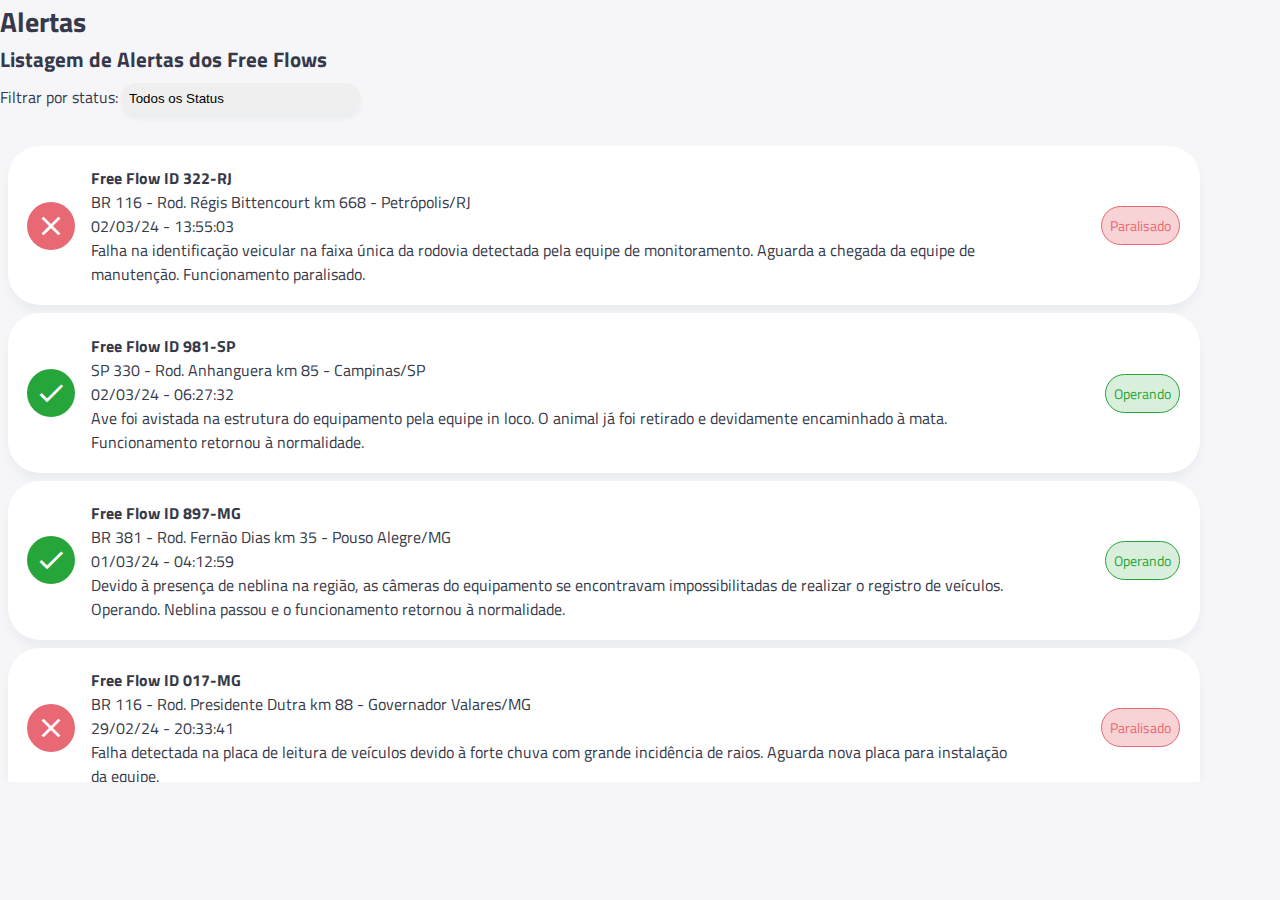
<file: src/pages/alerts.html>
<!DOCTYPE html>
<html lang="pt-BR">
	<head>
		<meta charset="UTF-8" />
		<meta name="viewport" content="width=device-width, initial-scale=1.0" />
		<title></title>
		<link
			href="https://fonts.googleapis.com/icon?family=Material+Icons+Sharp"
			rel="stylesheet"
		/>
		<link rel="stylesheet" href="../styles/alerts.css" />
		<link rel="stylesheet" href="../styles/index.css" />
		<script type="text/javascript" src="../js/alerts.js"></script>
	</head>
	<body>
		<h1 class="tecsidel-alerts-h1">Alertas</h1>
		<div class="tecsidel-alerts">
			<h2 class="tecsidel-alerts-h2">Listagem de Alertas dos Free Flows</h2>

			<label class="tecsidel-alerts-select-label">Filtrar por status:</label>
			<select id="tecsidel-alerts-select-status">
				<option value="">Todos os Status</option>
				<option value="Manutenção">Manutenção</option>
				<option value="Operando">Operando</option>
				<option value="Paralisado">Paralisado</option>
			</select>

			<div class="tecsidel-alerts-card-height">
				<div class="tecsidel-alerts-card-overflow">
					<div class="tecsidel-alerts-card">
						<ul class="tecsidel-alerts-card-alert"></ul>
					</div>
				</div>
			</div>
		</div>
	</body>
</html>
</file>
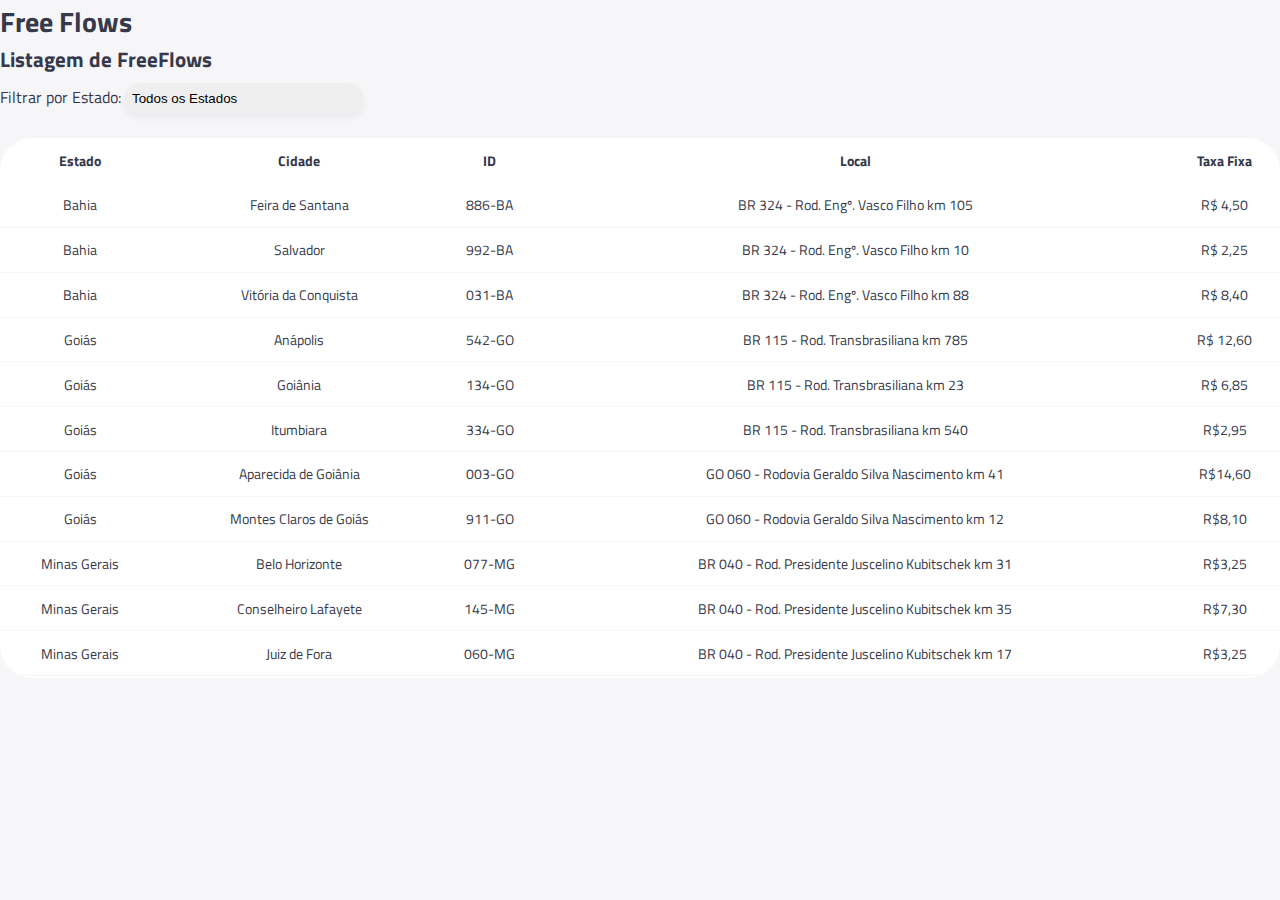
<file: src/pages/freeFlow.html>
<!DOCTYPE html>
<html lang="pt-BR">
	<head>
		<meta charset="UTF-8" />
		<meta name="viewport" content="width=device-width, initial-scale=1.0" />
		<title></title>
		<link
			href="https://fonts.googleapis.com/icon?family=Material+Icons+Sharp"
			rel="stylesheet"
		/>
		<link rel="stylesheet" href="../styles/freeFlow.css" />
		<link rel="stylesheet" href="../styles/index.css" />
	</head>
	<body>
		<h1 class="tecsidel-freeFlow-h1">Free Flows</h1>
		<div class="tecsidel-freeFlow">
			<h2 class="tecsidel-freeFlow-h2">Listagem de FreeFlows</h2>

			<label for="tecsidel-freeFlow-label" class="tecsidel-freeFlow-label"
				>Filtrar por Estado:</label
			>
			<select id="tecsidel-freeFlow-select-states">
				<option value="">Todos os Estados</option>
				<option value="Bahia">Bahia</option>
				<option value="Goiás">Goiás</option>
				<option value="Minas Gerais">Minas Gerais</option>
				<option value="Rio de Janeiro">Rio de Janeiro</option>
				<option value="São Paulo">São Paulo</option>
			</select>

			<div class="tecsidel-freeFlow-table-overflow">
				<div class="tecsidel-freeFlow-table">
					<table id="tecsidel-freeFlow-table-list">
						<thead>
							<tr>
								<th>Estado</th>
								<th>Cidade</th>
								<th>ID</th>
								<th>Local</th>
								<th>Taxa Fixa</th>
							</tr>
						</thead>
						<tbody></tbody>
					</table>
				</div>
			</div>
		</div>
		<script src="../js/freeFlow.js"></script>
	</body>
</html>
</file>
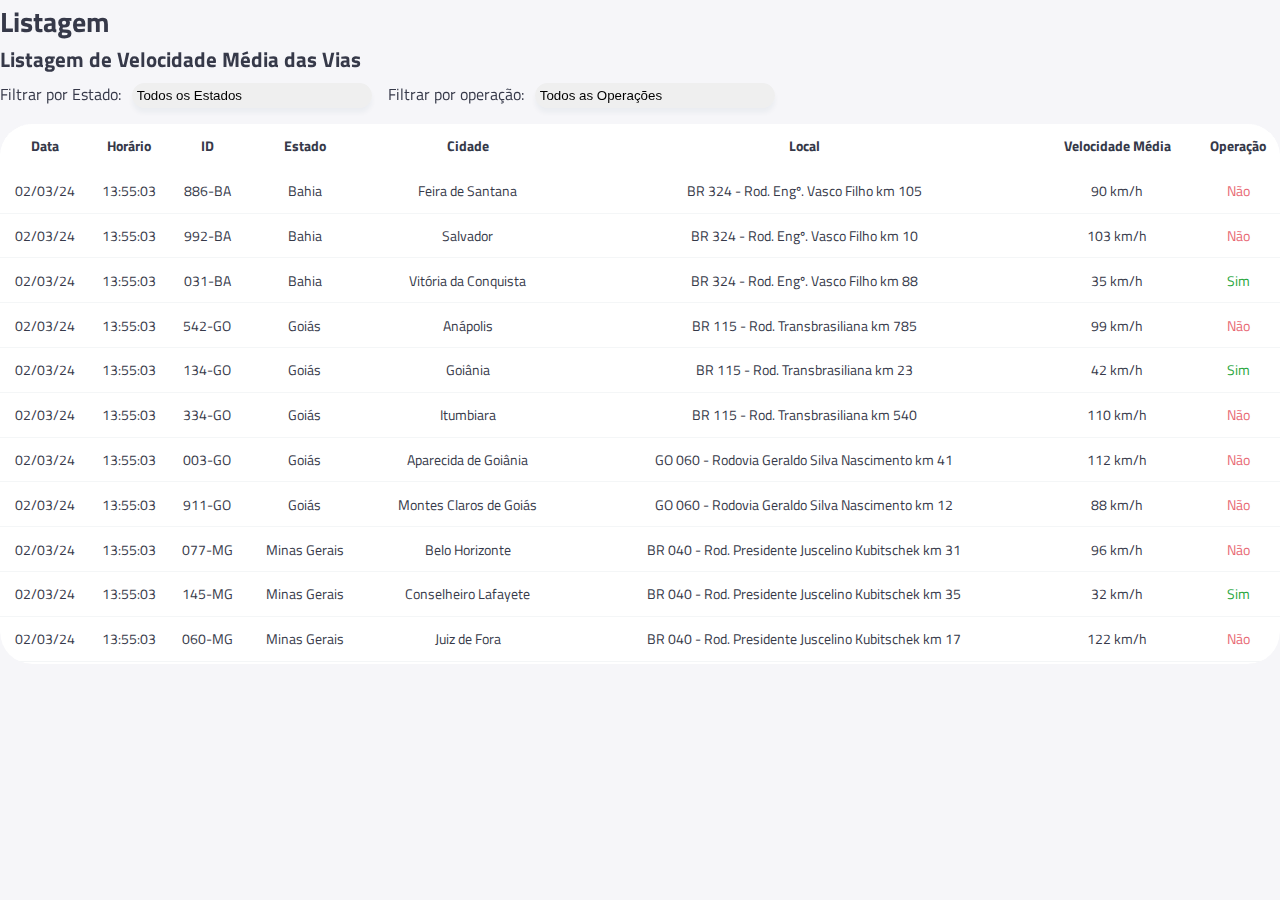
<file: src/pages/speed.html>
<!DOCTYPE html>
<html lang="pt-BR">
	<head>
		<meta charset="UTF-8" />
		<meta name="viewport" content="width=device-width, initial-scale=1.0" />
		<title></title>
		<link
			href="https://fonts.googleapis.com/icon?family=Material+Icons+Sharp"
			rel="stylesheet"
		/>
		<link rel="stylesheet" href="../styles/speed.css" />
		<link rel="stylesheet" href="../styles/index.css" />
	</head>
	<body>
		<h1 class="tecsidel-speed-h1">Listagem</h1>
		<div class="tecsidel-speed">
			<h2 class="tecsidel-speed-h2">Listagem de Velocidade Média das Vias</h2>

			<div class="tecsidel-speed-select">
				<div class="tecsidel-speed-select-left">
					<label for="tecsidel-speed-label" class="tecsidel-speed-label"
						>Filtrar por Estado:</label
					>
					<select id="tecsidel-speed-select-states">
						<option value="">Todos os Estados</option>
						<option value="Bahia">Bahia</option>
						<option value="Goiás">Goiás</option>
						<option value="Minas Gerais">Minas Gerais</option>
						<option value="Rio de Janeiro">Rio de Janeiro</option>
						<option value="São Paulo">São Paulo</option>
					</select>
				</div>
				<div class="tecsidel-speed-select-right">
					<label for="tecsidel-speed-label" class="tecsidel-speed-label"
						>Filtrar por operação:</label
					>
					<select id="tecsidel-speed-select-operation">
						<option value="">Todos as Operações</option>
						<option value="Sim">Sim</option>
						<option value="Não">Não</option>
					</select>
				</div>
			</div>

			<div class="tecsidel-speed-table-overflow">
				<div class="tecsidel-speed-table">
					<table id="tecsidel-speed-table-list">
						<thead>
							<tr>
								<th>Data</th>
								<th>Horário</th>
								<th>ID</th>
								<th>Estado</th>
								<th>Cidade</th>
								<th>Local</th>
								<th>Velocidade Média</th>
								<th>Operação</th>
							</tr>
						</thead>
						<tbody></tbody>
					</table>
				</div>
			</div>
		</div>

		<script src="../js/speedUpdates.js"></script>
		<script src="../js/speed.js"></script>
	</body>
</html>
</file>
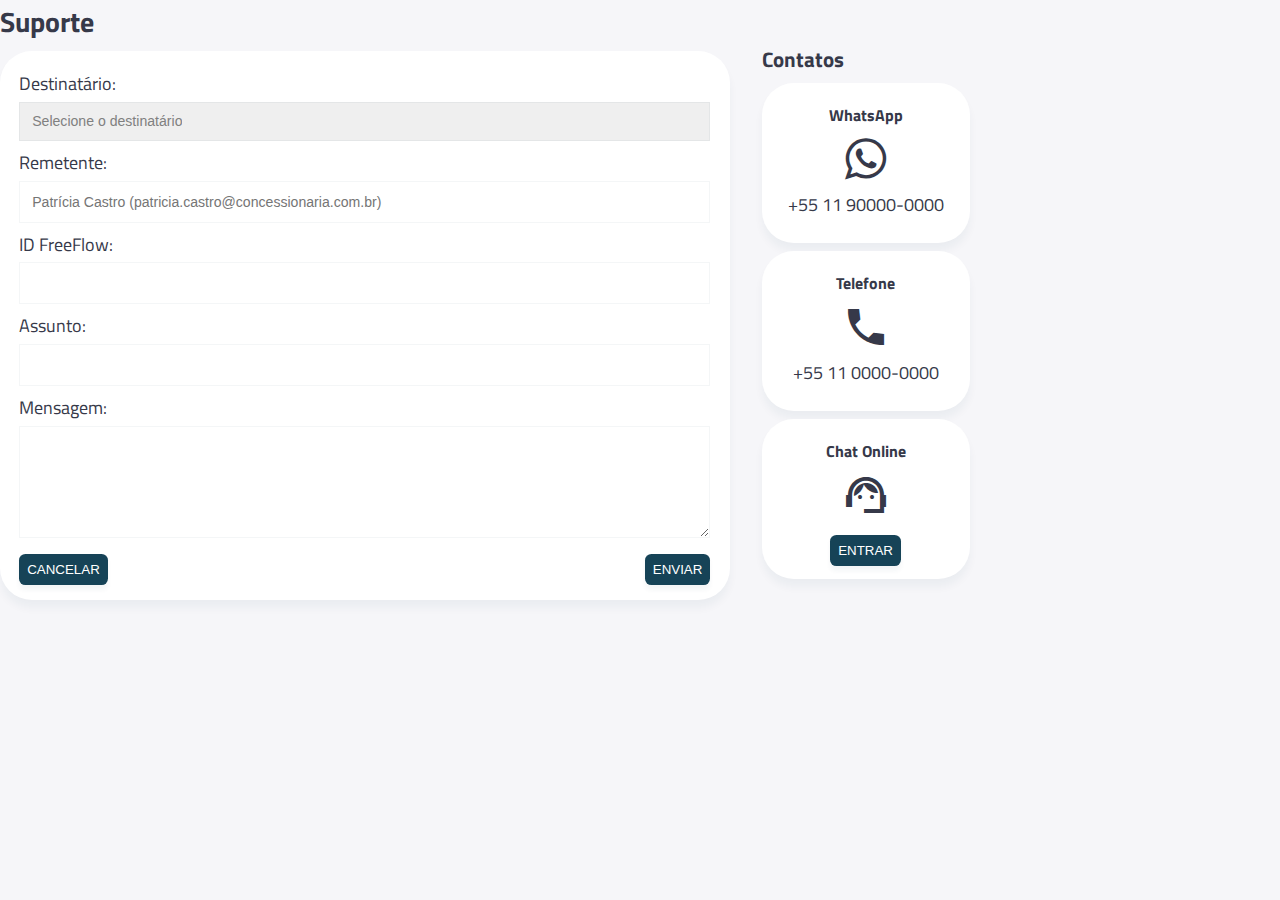
<file: src/pages/support.html>
<!DOCTYPE html>
<html lang="pt-BR">
	<head>
		<meta charset="UTF-8" />
		<meta name="viewport" content="width=device-width, initial-scale=1.0" />
		<title></title>
		<link
			href="https://fonts.googleapis.com/icon?family=Material+Icons+Sharp"
			rel="stylesheet"
		/>
		<link
			rel="stylesheet"
			href="https://cdnjs.cloudflare.com/ajax/libs/font-awesome/4.7.0/css/font-awesome.min.css"
		/>
		<link rel="stylesheet" href="../styles/index.css" />
		<link rel="stylesheet" href="../styles/support.css" />
	</head>
	<body>
		<h1 class="tecsidel-support-h1">Suporte</h1>
		<div class="tecsidel-support">
			<div class="tecsidel-support-message">
				<div class="tecsidel-support-message-card">
					<div class="tecsidel-support-message-card-input">
						<div class="tecsidel-support-message-card-input-recipient">
							<label class="tecsidel-support-message-card-input-label"
								>Destinatário:</label
							>
							<select id="tecsidel-support-message-card-select">
								<option value="Destinatário">Selecione o destinatário</option>
								<option value="Tecsidel Administração">
									Tecsidel Administração
								</option>
								<option value="Tecsidel Geral">Tecsidel Geral</option>
								<option value="Tecsidel Manutenção Câmeras">
									Tecsidel Manutenção Câmeras
								</option>
								<option value="Tecsidel Manutenção Estrutura">
									Tecsidel Manutenção Estrutura
								</option>
								<option value="Tecsidel Via">Tecsidel Via</option>
								<option value="Tecsidel TI">Tecsidel TI</option>
							</select>
						</div>
						<div class="tecsidel-support-message-card-input-sender">
							<label class="tecsidel-support-message-card-input-label"
								>Remetente:</label
							>
							<input
								type="text"
								placeholder="Patrícia Castro (patricia.castro@concessionaria.com.br)"
							/>
						</div>

						<div class="tecsidel-support-message-card-input-id">
							<label class="tecsidel-support-message-card-input-label"
								>ID FreeFlow:</label
							>
							<input type="text" />
						</div>
						<div class="tecsidel-support-message-card-input-subject">
							<label class="tecsidel-support-message-card-input-label"
								>Assunto:</label
							>
							<input type="text" />
						</div>
					</div>
					<div class="tecsidel-support-message-card-input-message">
						<label class="tecsidel-support-message-card-input-label"
							>Mensagem:</label
						>
						<textarea></textarea>
					</div>
					<div class="tecsidel-support-message-card-button-div">
						<button class="tecsidel-support-message-card-button">
							CANCELAR
						</button>
						<button class="tecsidel-support-message-card-button">ENVIAR</button>
					</div>
				</div>
			</div>
			<div class="tecsidel-support-contacts">
				<h2 class="tecsidel-support-contacts-title">Contatos</h2>
				<div class="tecsidel-support-contacts-card">
					<div class="tecsidel-support-contacts-card-whatsapp">
						<h3 class="tecsidel-suppoort-contacts-card-title">WhatsApp</h3>
						<i
							class="fa tecsidel-support-contacts-card-whatsapp-icon tecsidel-support-contacts-card-icon"
							>&#xf232;</i
						>
						<p class="tecsidel-support-contacts-card-number">
							+55 11 90000-0000
						</p>
					</div>
					<div class="tecsidel-support-contacts-card-phone">
						<h3 class="tecsidel-suppoort-contacts-card-title">Telefone</h3>
						<span
							class="material-icons-sharp tecsidel-support-contacts-card-icon"
							>call</span
						>
						<p class="tecsidel-support-contacts-card-number">
							+55 11 0000-0000
						</p>
					</div>
					<div class="tecsidel-support-contacts-card-chat">
						<h3 class="tecsidel-suppoort-contacts-card-title">Chat Online</h3>
						<span
							class="material-icons-sharp tecsidel-support-contacts-card-icon"
							>support_agent</span
						>
						<button class="tecsidel-support-message-card-button">ENTRAR</button>
					</div>
				</div>
			</div>
		</div>
	</body>
</html>
</file>
<file: src/styles/alerts.css>
select {
	width: 15rem;
	padding: 0.5rem;
	margin: 0.5rem 1rem 1.5rem 0;
	border-radius: var(--card-border-radius);
	box-shadow: 0 0.3rem 0.3rem var(--color-light);
	transition: all 300ms ease;
}

select:hover {
	box-shadow: none;
}

.tecsidel-alerts-select-label {
	font-size: 1rem;
	margin-bottom: 2rem;
}

.tecsidel-alerts-card-height {
	height: calc(100vh - 50rem);
}

.tecsidel-alerts-card-overflow {
	overflow: auto;
	height: calc(100vh - 16rem);
}

.tecsidel-alerts-card {
	overflow: auto;
	width: 95%;
	height: 100%;
}

li {
	display: grid;
	grid-template-columns: auto 1fr auto;
	align-items: center;
	background: var(--color-white);
	padding: var(--card-padding);
	border-radius: var(--card-border-radius);
	box-shadow: var(--box-shadow);
	transition: all 300ms ease;
	margin: 0.5rem;
	width: 100%;
}

li:hover {
	box-shadow: none;
}

.tecsidel-alerts-card-info-icon {
	margin-right: 1rem;
}

label {
	font-size: 1.1rem;
	margin-top: 2rem;
}

.tecsidel-card {
	border: solid 1px;
	border-radius: 2rem;
	padding: 0.5rem;
}

.icon-success {
	padding: 0.5rem;
	border-radius: 50%;
	font-size: 2rem;
	background: var(--color-success);
	color: var(--color-white);
}

.icon-warning {
	padding: 0.5rem;
	border-radius: 50%;
	font-size: 2rem;
	background: var(--color-warning);
	color: var(--color-white);
}

.icon-danger {
	padding: 0.5rem;
	border-radius: 50%;
	font-size: 2rem;
	background: var(--color-danger);
	color: var(--color-white);
}

.tecsidel-alerts-card-alert {
	width: 98%;
}

.tecsidel-alerts-card-status {
	display: flex;
	justify-content: center;
	flex-direction: column;
	align-items: center;
}

.tecsidel-alerts-card-info {
	margin-right: 5rem;
}

.tecsidel-alerts-card-info-paragraph {
	font-size: 1rem;
}

.tecsidel-alerts-card-button a {
	display: flex;
	align-items: center;
	justify-content: center;
	padding: 0.5rem;
	width: 100%;
	cursor: pointer;
	border-radius: var(--border-radius-1);
	transition: all 300ms ease;
	background: var(--color-primary);
	color: var(--color-white);
	box-shadow: 0 0.3rem 0.3rem var(--color-light);
	margin-top: 0.5rem;
}

.tecsidel-alerts-card-button a:hover {
	background: var(--color-primary-transparent);
}

.tecsidel-alerts-card-button .material-icons-sharp {
	margin: 0 0 0 0.5rem;
	font-size: 1rem;
}

/**************************************** TABLET STYLE ****************************************/
@media only screen and (max-width: 768px) {
	.tecsidel-alerts-card-overflow {
		overflow: auto;
		height: calc(100vh - 12rem);
	}
}

/**************************************** MOBILE STYLE ****************************************/
@media only screen and (max-width: 480px) {
	.tecsidel-alerts,
	.tecsidel-alerts-h1 {
		margin: 0 0.5rem 0 0.5rem;
	}

	.tecsidel-alerts-h1 {
		font-size: 1.3rem;
	}

	.tecsidel-alerts-h2 {
		font-size: 1.1rem;
	}

	select {
		width: 8rem;
		margin-bottom: 0rem;
	}

	.tecsidel-alerts-select-label {
		font-size: 0.88rem;
	}

	.tecsidel-alerts-card {
		width: 98%;
		height: 32rem;
	}

	.tecsidel-alerts-card-alert {
		height: 32vh;
	}

	.tecsidel-alerts-card-info {
		margin-right: 0rem;
	}

	li {
		width: 21.5rem;
		grid-template-columns: 2rem 19rem;
		overflow: visible;
	}

	.tecsidel-alerts-card-info-message {
		width: 16rem;
	}

	.tecsidel-alerts-card-info-paragraph {
		font-size: 0.8rem;
		width: 18rem;
	}

	.icon-success,
	.icon-warning,
	.icon-danger {
		font-size: 1rem;
		width: 1.7rem;
		padding: 0.3rem;
	}

	.tecsidel-alerts-card-status {
		display: none;
	}
}
</file>
<file: src/styles/index.css>
@import url('https://fonts.googleapis.com/css2?family=Titillium+Web:wght@200;300;400;600;700&display=swap');

:root {
    --color-primary: #164357;
    --color-primary-transparent: #164357ac;
    --color-danger: #e86873;
    --color-danger-transparent: #e868734a;
    --color-success: #25a53a;
    --color-success-transparent: #25a53a2d;
    --color-warning: #ff9355;
    --color-warning-transparent: #ff935540;
    --color-white: #ffffff;
    --color-dark: #363949;
    --color-gray: #7d8da1;
    --color-gray-select: #808080;
    --color-light: #1643570c;
    --color-background: #f6f6f9;

    --card-border-radius: 2rem;
    --border-radius-1: 0.4rem;
    --border-radius-2: 0.8rem;
    --border-radius-3: 1.4rem;

    --card-padding: 1.2rem;
    --padding-1: 1.2rem;

    --box-shadow: 0 0.5rem 0.5rem var(--color-light);
}

* {
    margin: 0;
    padding: 0;
    outline: 0;
    appearance: none;
    border: 0;
    text-decoration: none;
    list-style: none;
    box-sizing: border-box;
}

body {
    width: 100vw;
    height: 100vh;
    font-family: 'Titillium Web', sans-serif;
    font-size: 0.88rem;
    user-select: none;
    overflow-x: hidden;
    background: var(--color-background);
    color: var(--color-dark);
    overflow: hidden;
}

p {
    font-size: 0.75rem;
}

.tecsidel-main-container {
    height: 100%;
    width: 100%;
}

.danger {
    color: var(--color-danger);
}

.danger-card {
    color: var(--color-danger);
    background: var(--color-danger-transparent);
    border: 1px solid var(--color-danger);
    border-radius: var(--card-border-radius);
    padding: 0.5rem;
}

.danger-icon {
    background: var(--color-danger);
}

.success {
    color: var(--color-success);
}

.success-card {
    color: var(--color-success);
    background: var(--color-success-transparent);
    border: 1px solid var(--color-success);
    border-radius: var(--card-border-radius);
    padding: 0.5rem;
}

.success-icon {
    background: var(--color-success);
}

.warning {
    color: var(--color-warning);
}

.warning-card {
    color: var(--color-warning);
    background: var(--color-warning-transparent);
    border: 1px solid var(--color-warning);
    border-radius: var(--card-border-radius);
    padding: 0.5rem;
}

.tecisdel-sidebar-main-column-display {
    display: flex;
}

/**************************************** TOPBAR ****************************************/
.tecsidel-topbar {
    display: flex;
    align-items: center;
    justify-content: space-between;
    padding: 1rem 1rem 0 1rem;
    margin-bottom: 1rem;
    background: var(--color-white);
}

.tecsidel-topbar-logo img {
    width: 12rem;
    height: 2.2rem;
}

.tecsidel-topbar-profile {
    display: flex;
    gap: 1rem;
}

.tecsidel-topbar-profile-picture {
    width: 2.8rem;
    height: 2.8rem;
    border-radius: 50%;
    overflow: hidden;
}

.tecsidel-topbar-profile-picture img {
    width: 2.8rem;
    height: 2.5rem;
}

/**************************************** SIDEBAR ****************************************/
.tecsidel-sidebar {
    display: flex;
    flex-direction: column;
    position: relative;
    margin: 0.5rem 3rem 0 1rem;
    width: 13rem;
}

.tecsidel-dashboard-icon-menu {
    display: none;
}

.tecsidel-sidebar-item {
    display: flex;
    margin-bottom: 1rem;
    gap: 1rem;
    align-items: center;
    position: relative;
    height: 3.5rem;
    transition: all 300ms ease;
    color: var(--color-gray);
    cursor: pointer;
    width: 10rem;
}

.tecsidel-sidebar-item:hover {
    color: var(--color-primary);
}

.tecsidel-sidebar a.active {
    background: var(--color-light);
    color: var(--color-primary);
    margin-left: 0;
}

.tecsidel-sidebar a.active:before {
    content: '';
    width: 0.375rem;
    height: 100%;
    background: var(--color-primary);
}

.tecsidel-sidebar-item span {
    transition: all 300ms ease;
}

.tecsidel-sidebar-item.active span {
    color: var(--color-primary);
    margin-left: cal(1rem - 0.188rem);
}

/**************************************** TABLET STYLE ****************************************/
@media only screen and (max-width: 768px) {
    .tecsidel-sidebar {
        margin-right: 1rem;
    }
    .tecsidel-sidebar-item {
        margin-left: 0;
    }
}

/**************************************** MOBILE STYLE ****************************************/
@media only screen and (max-width: 480px) {
    .tecsidel-topbar {
        display: none;
    }

    .tecsidel-dashboard-icon-menu {
        display: flex;
        cursor: pointer;
    }

    .tecsidel-sidebar {
        display: none;
        position: fixed;
        top: 0;
        left: 0;
        background: var(--color-white);
        margin: 1.6rem 0 0 0;
        box-shadow: var(--box-shadow);
        width: 10rem;
    }

    .tecsidel-index-sidebar-icon {
        display: none;
    }

    .tecsidel-index-sidebar-title {
        font-size: 0.88rem;
        margin-left: 0.5rem;
    }

    .tecsidel-sidebar-item {
        height: 2.5rem;
    }

    .tecsidel-sidebar.open {
        display: block;
    }
}
</file>
<file: src/styles/freeFlow.css>
select {
    width: 15rem;
    padding: 0.5rem;
    margin: 0.5rem 1rem 1.5rem 0;
    border-radius: var(--card-border-radius);
    box-shadow: 0 0.3rem 0.3rem var(--color-light);
    transition: all 300ms ease;
}

select:hover {
    box-shadow: none;
}

.tecsidel-freeFlow-label {
    font-size: 1rem;
    margin-bottom: 2rem;
}

.tecsidel-freeFlow-table-overflow {
    overflow: hidden;
    border-radius: var(--card-border-radius);
    max-width: 90rem;
}

.tecsidel-freeFlow-table {
    overflow-x: auto;
    border-radius: var(--card-border-radius);
    height: 60vh;
    width: 100%;
    overflow-y: auto;
}

.tecsidel-fleeFlow-table table {
    width: 100%;
    border-collapse: collapse;
}

#tecsidel-freeFlow-table-list {
    border-collapse: collapse;
    width: 100%;
    background-color: var(--color-white);
    padding: 2rem;
    text-align: center;
}

#tecsidel-freeFlow-table-list th,
#tecsidel-freeFlow-table-list td {
    height: 2.8rem;
}

#tecsidel-freeFlow-table-list td {
    border-bottom: 0.063rem solid var(--color-light);
}

#tecsidel-freeFlow-table-list th {
    position: sticky;
    top: 0;
    background-color: var(--color-white);
}

#tecsidel-freeFlow-table-list tr {
    border-radius: var(--card-border-radius);
}

/**************************************** TABLET STYLE ****************************************/
@media only screen and (max-width: 768px) {
    .tecsidel-freeFlow-h1 {
        font-size: 1.4rem;
    }

    .tecsidel-freeFlow-h2 {
        font-size: 1.2rem;
    }

    .tecsidel-freeFlow-table-overflow {
        width: 98%;
    }

    #tecsidel-freeFlow-table-list th,
    #tecsidel-freeFlow-table-list td {
        height: 2.2rem;
    }
}

/**************************************** MOBILE STYLE ****************************************/
@media only screen and (max-width: 480px) {
    .tecsidel-freeFlow-h1,
    .tecsidel-freeFlow {
        margin: 0 0.5rem 0 0.5rem;
    }

    .tecsidel-freeFlow-h1 {
        font-size: 1.3rem;
    }

    .tecsidel-freeFlow-h2 {
        font-size: 1.1rem;
    }

    select {
        width: 8rem;
    }

    .tecsidel-freeFlow-table {
        width: 100%;
        border-radius: var(--card-border-radius);
        height: 53vh;
    }

    .tecsidel-freeFlow-label {
        font-size: 0.88rem;
    }

    .tecsidel-speed-table {
        height: 41vh;
    }

    #tecsidel-freeFlow-table-list th,
    #tecsidel-freeFlow-table-list td {
        height: 1.8rem;
        font-size: 0.8rem;
    }
}
</file>
<file: src/styles/speed.css>
.tecsidel-speed-select-left {
    margin-bottom: 0rem;
}

.tecsidel-speed-select {
    display: flex;
}

select {
    width: 15rem;
    padding: 0.3rem;
    margin: 0.5rem 1rem 1rem 0.5rem;
    border-radius: var(--card-border-radius);
    box-shadow: 0 0.3rem 0.3rem var(--color-light);
    transition: all 300ms ease;
    cursor: pointer;
}

select:hover {
    box-shadow: none;
}

.tecsidel-speed-label {
    font-size: 1rem;
    margin-bottom: 2rem;
}

.tecsidel-speed-table-overflow {
    overflow: hidden;
    border-radius: var(--card-border-radius);
    max-width: 90rem;
}

.tecsidel-speed-table {
    overflow-x: auto;
    border-radius: var(--card-border-radius);
    height: 60vh;
    overflow-y: auto;
}

.tecsidel-speed-table table {
    width: 100%;
    border-collapse: collapse;
}

#tecsidel-speed-select-states {
    margin-bottom: 0rem;
}

#tecsidel-speed-table-list {
    border-collapse: collapse;
    background-color: var(--color-white);
    padding: 2rem;
    text-align: center;
}

#tecsidel-speed-table-list th,
#tecsidel-speed-table-list td {
    height: 2.8rem;
}

#tecsidel-speed-table-list td {
    border-bottom: 0.063rem solid var(--color-light);
}

#tecsidel-speed-table-list th {
    position: sticky;
    top: 0;
    background-color: var(--color-white);
}

#tecsidel-speed-table-list tr {
    border-radius: var(--card-border-radius);
}

/**************************************** TABLET STYLE ****************************************/
@media only screen and (max-width: 768px) {
    .tecsidel-speed-h1 {
        font-size: 1.4rem;
    }

    .tecsidel-speed-h2 {
        font-size: 1.2rem;
    }

    select {
        width: 16rem;
    }

    .tecsidel-speed-table-overflow {
        width: 100%;
    }

    #tecsidel-speed-table-list th,
    #tecsidel-speed-table-list td {
        height: 2.8rem;
    }
}

/**************************************** MOBILE STYLE ****************************************/
@media only screen and (max-width: 480px) {
    .tecsidel-speed-h1,
    .tecsidel-speed {
        margin: 0 1rem 0 1rem;
    }

    .tecsidel-speed-h1 {
        font-size: 1.3rem;
    }

    .tecsidel-speed-h2 {
        font-size: 1.1rem;
    }

    select {
        width: 8.5rem;
    }

    .tecsidel-speed-select {
        flex-direction: column;
    }

    .tecsidel-speed-label {
        font-size: 0.88rem;
    }

    .tecsidel-speed-table {
        height: 50vh;
    }

    #tecsidel-speed-table-list th,
    #tecsidel-speed-table-list td {
        width: calc(100% / 8);
        font-size: 0.8rem;
    }
}
</file>
<file: src/styles/support.css>
.tecsidel-support {
    display: flex;
}

.tecsidel-support-message-card {
    padding: var(--card-padding);
    border-radius: var(--card-border-radius);
    margin-top: 0.5rem;
    box-shadow: var(--box-shadow);
    transition: all 300ms ease;
    background: var(--color-white);
    width: max-content;
    height: 61vh;
}

.tecsidel-support-message-card:hover {
    box-shadow: none;
}

.tecsidel-support-message-card-input-label,
.tecsidel-support-contacts-card-number {
    font-size: 1.1rem;
}

.tecsidel-support-message-card-input-label {
    margin-bottom: 0.5rem;
}

input,
textarea,
select {
    display: flex;
    flex-direction: column;
    min-width: 54vw;
    border: 1px solid var(--color-light);
    line-height: 0.8rem;
    padding: 0.75rem;
    font-size: 0.88rem;
    font-family: 'Roboto', sans-serif;
    margin: 0.3rem 0 0.5rem 0;
}

input:focus,
textarea:focus,
select:focus {
    border: 1px solid var(--color-primary);
}

select {
    color: var(--color-gray-select);
}

textarea {
    height: 7rem;
}

.tecsidel-support-message-card-button-div {
    display: flex;
    justify-content: space-between;
}

.tecsidel-support-message-card-button {
    display: flex;
    align-items: center;
    justify-content: center;
    padding: 0.5rem;
    width: max-content;
    cursor: pointer;
    border-radius: var(--border-radius-1);
    transition: all 300ms ease;
    background: var(--color-primary);
    color: var(--color-white);
    box-shadow: 0 0.3rem 0.3rem var(--color-light);
    margin-top: 0.5rem;
}

.tecsidel-support-message-card-button:hover {
    background: var(--color-primary-transparent);
}

.tecsidel-support-contacts {
    padding-left: 2rem;
}

.tecsidel-support-contacts-card {
    display: flex;
    flex-direction: column;
}

.tecsidel-support-contacts-card-whatsapp,
.tecsidel-support-contacts-card-phone,
.tecsidel-support-contacts-card-chat {
    display: flex;
    align-items: center;
    flex-direction: column;
    padding: var(--card-padding);
    border-radius: var(--card-border-radius);
    margin-top: 0.5rem;
    box-shadow: var(--box-shadow);
    transition: all 300ms ease;
    background: var(--color-white);
    width: 13rem;
    height: 10rem;
    gap: 0.5rem;
}

.tecsidel-support-contacts-card-whatsapp-icon,
.material-icons-sharp {
    font-size: 3rem;
}

/**************************************** TABLET STYLE ****************************************/
@media only screen and (max-width: 768px) {
    .tecsidel-support {
        display: grid;
    }

    .tecsidel-support-h1 {
        font-size: 1.4rem;
    }

    .tecsidel-support-h2 {
        font-size: 1.2rem;
    }

    input,
    textarea,
    select {
        width: 31rem;
    }

    textarea {
        height: 10rem;
    }

    .tecsidel-support-contacts-title {
        display: none;
    }

    .tecsidel-support-contacts {
        padding-left: 0rem;
    }

    .tecsidel-support-contacts-card {
        flex-direction: row;
    }

    .tecsidel-support-contacts-card-whatsapp,
    .tecsidel-support-contacts-card-phone,
    .tecsidel-support-contacts-card-chat {
        padding: var(--card-padding);
        width: 10.5rem;
        height: 10.5rem;
        margin-right: 0.6rem;
    }

    .tecsidel-support-message-card-input-label,
    .tecsidel-support-contacts-card-number {
        font-size: 0.88rem;
    }
}

/**************************************** MOBILE STYLE ****************************************/
@media only screen and (max-width: 480px) {
    .tecsidel-support-h1,
    .tecsidel-support {
        margin: 0 0.5rem 0 0.5rem;
    }

    .tecsidel-support-h1 {
        font-size: 1.3rem;
    }

    .tecsidel-support-h2 {
        font-size: 1.1rem;
    }

    .tecsidel-support-message {
        margin-right: 0.5rem;
    }

    .tecsidel-support-message-card {
        height: 100%;
        width: 34vh;
    }

    .tecsidel-support-message-card-input-label {
        font-size: 0.88rem;
    }

    input,
    textarea,
    select {
        width: 16rem;
        margin: 0;
    }

    input,
    select {
        line-height: 0.7rem;
    }

    textarea {
        height: 5rem;
    }

    .tecsidel-support-contacts-card-icon {
        display: none;
    }

    .tecsidel-support-contacts-card-whatsapp,
    .tecsidel-support-contacts-card-phone,
    .tecsidel-support-contacts-card-chat {
        display: flex;
        align-items: center;
        justify-content: center;
        padding: 0.1rem;
        width: 6rem;
        height: 7rem;
        gap: 0.5rem;
        margin-top: 1rem;
        font-size: 0.6rem;
    }

    .tecsidel-support-message-card-button {
        padding: 0.3rem;
        width: max-content;
        margin-top: 0.5rem;
    }
}
</file>
